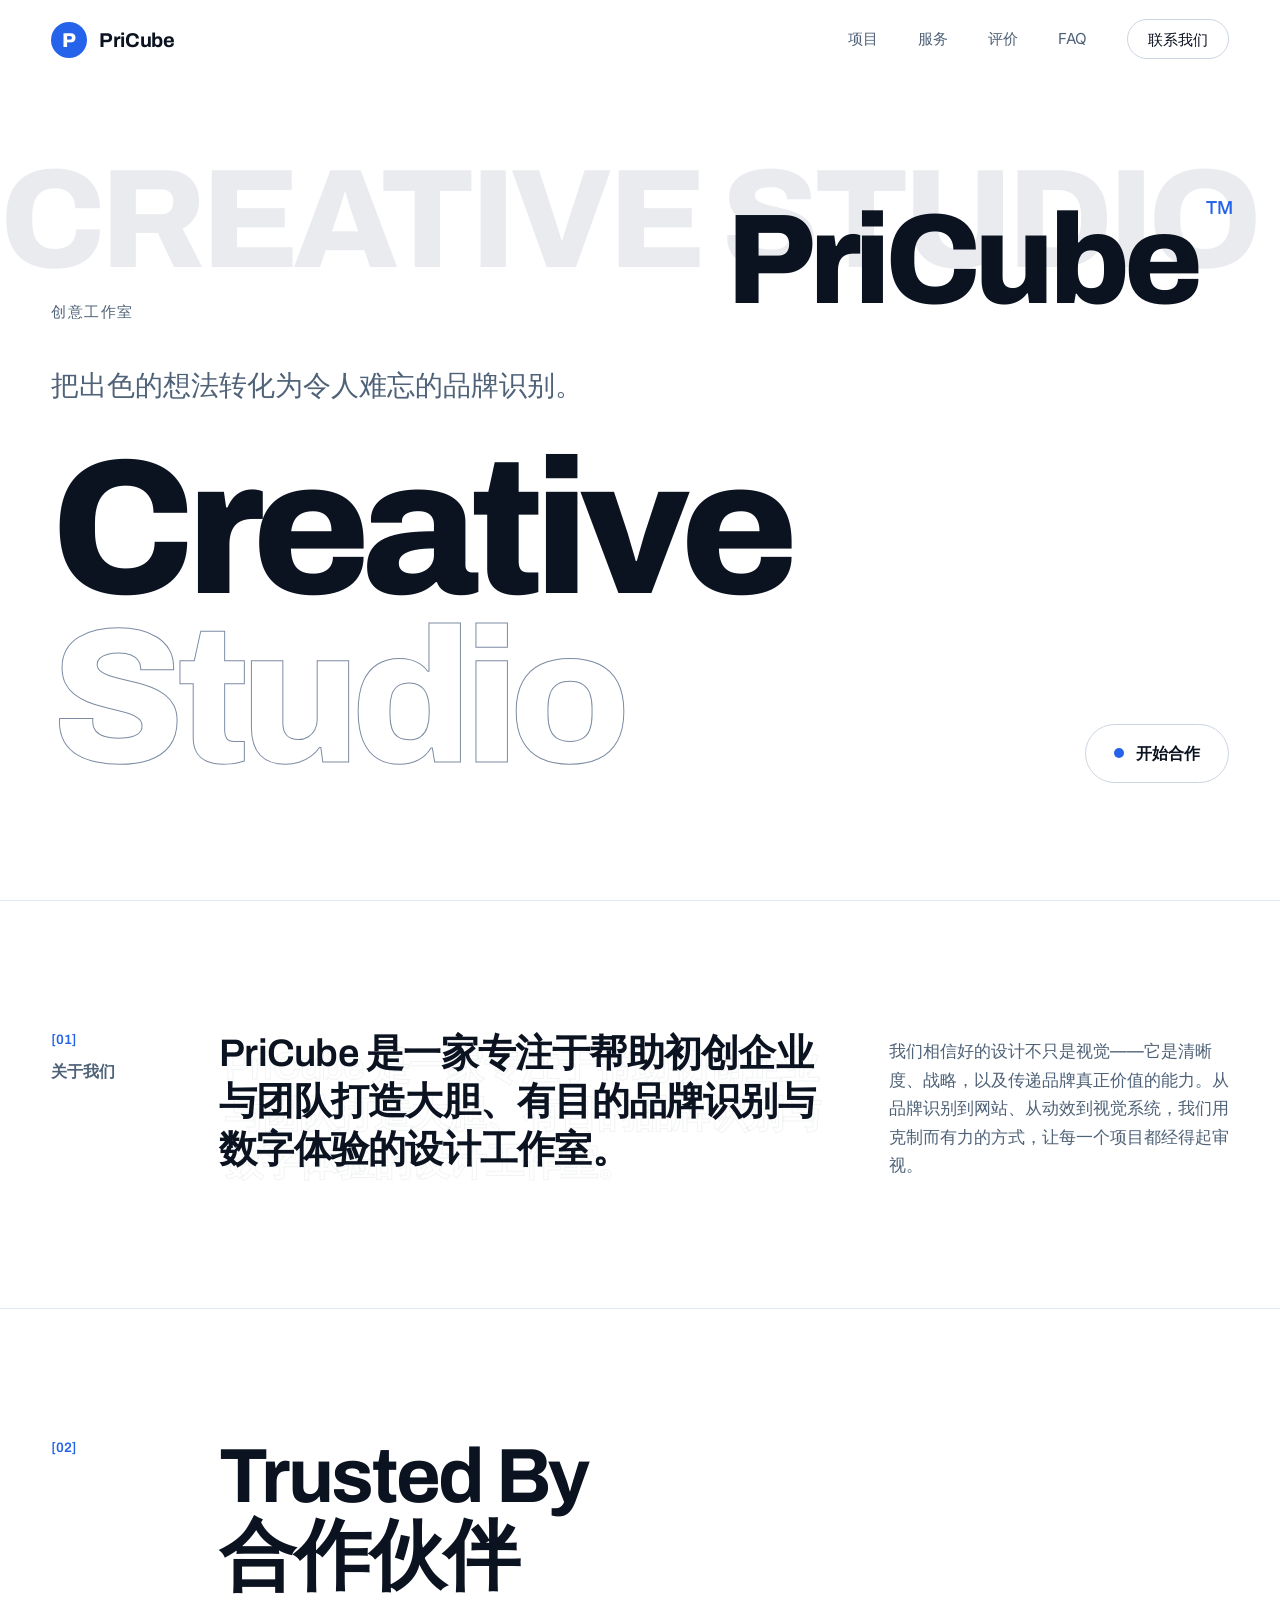
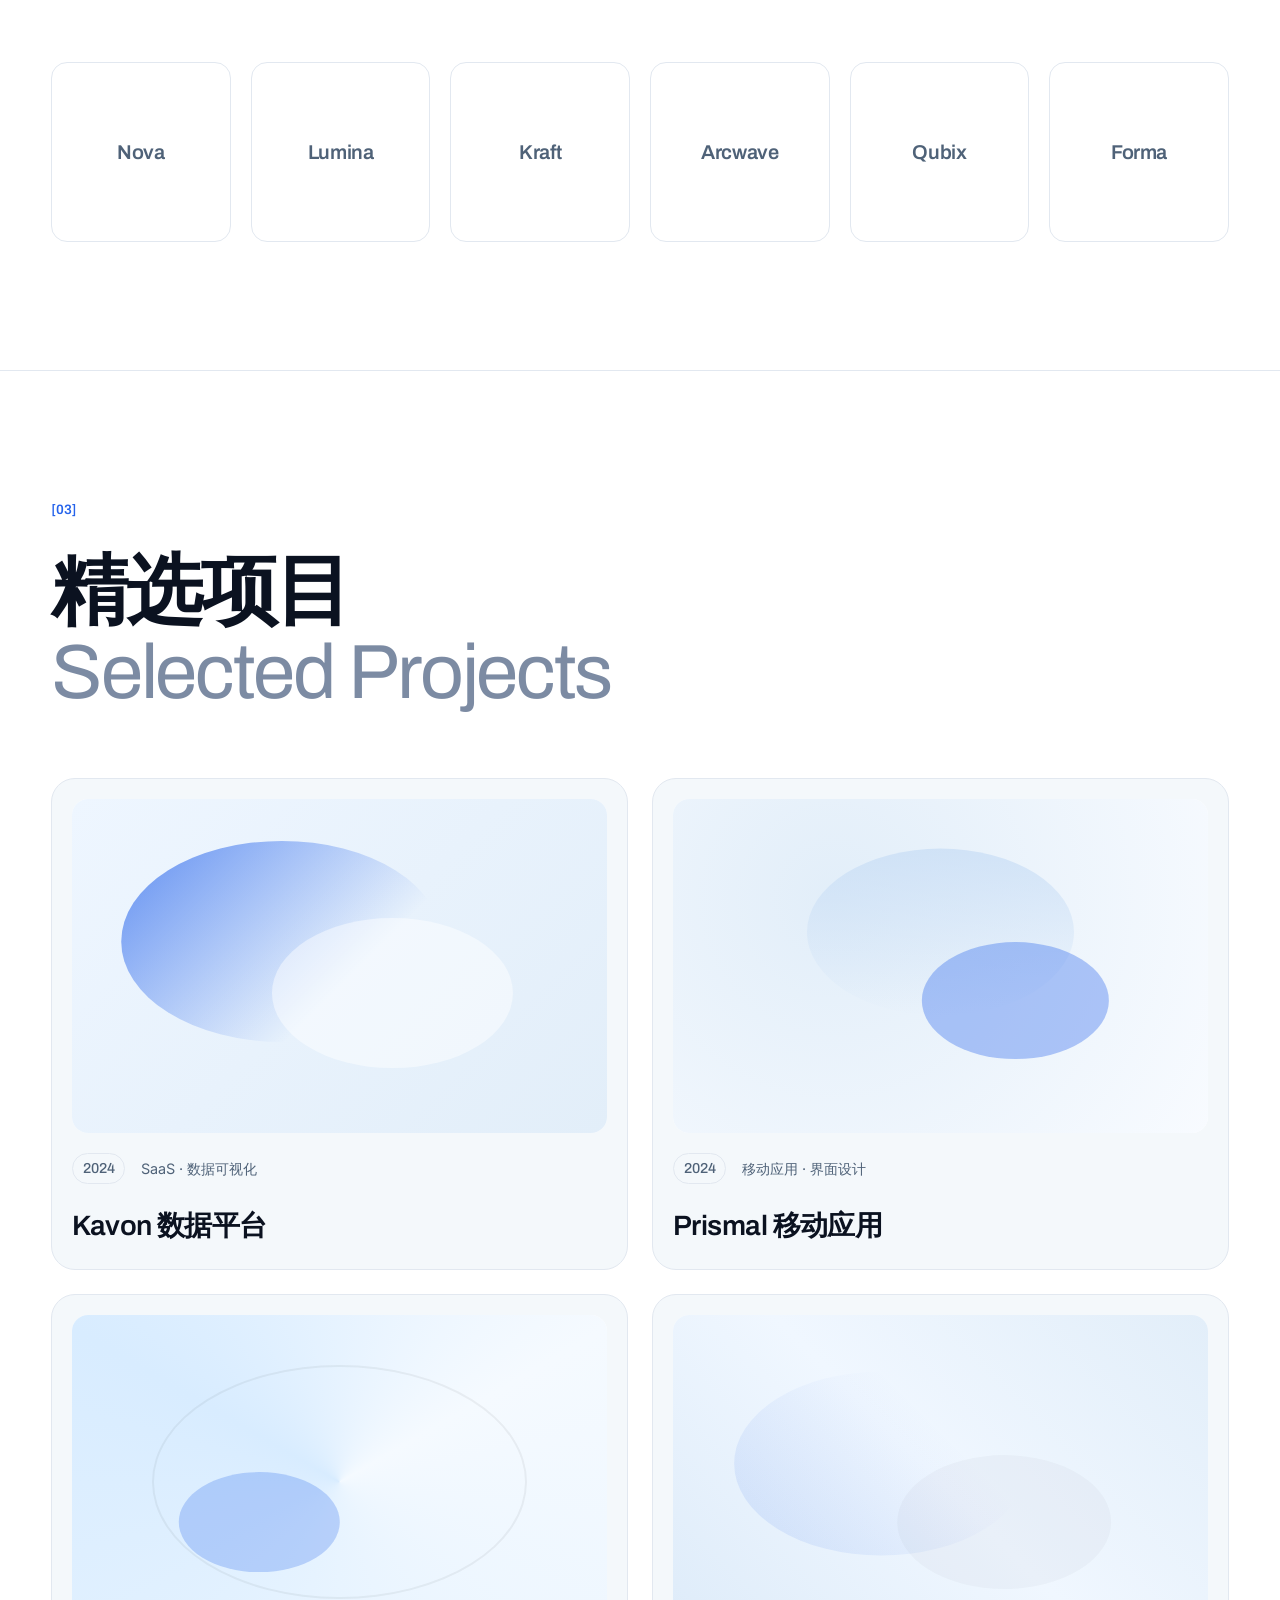
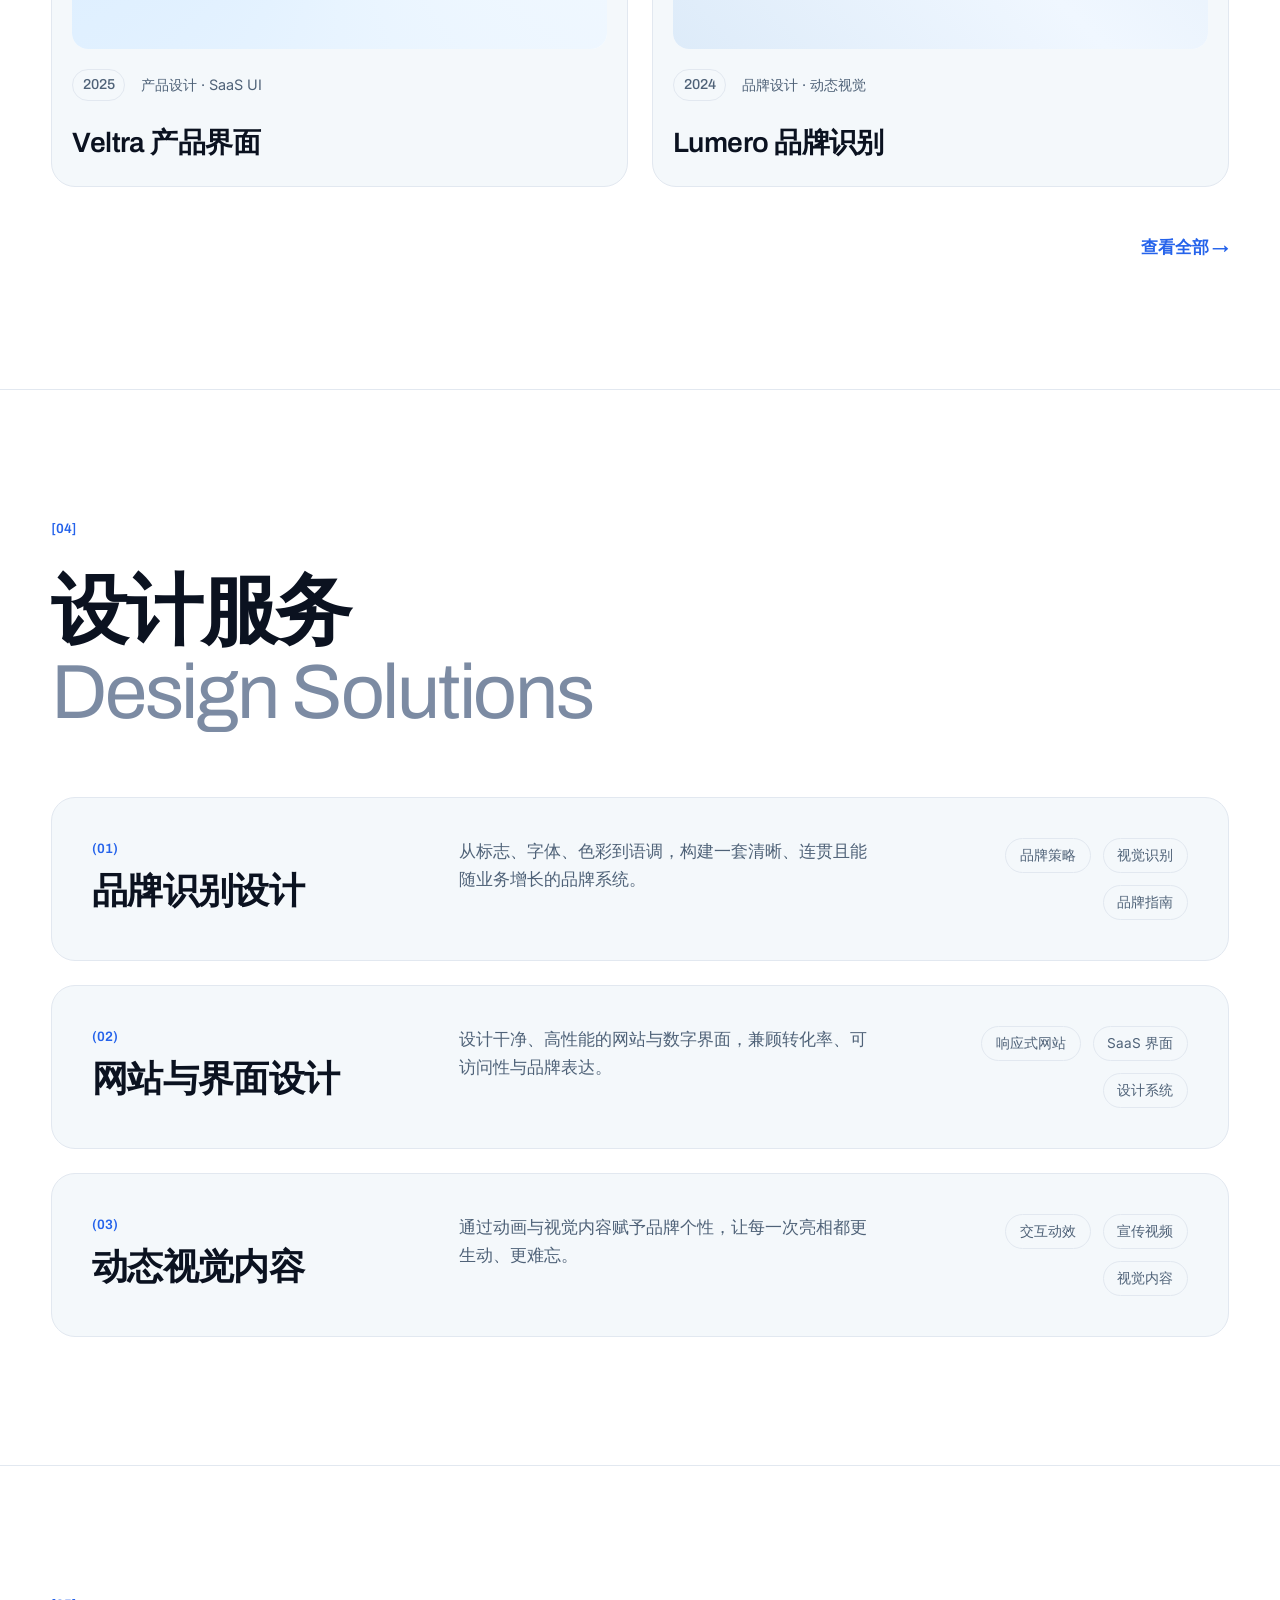
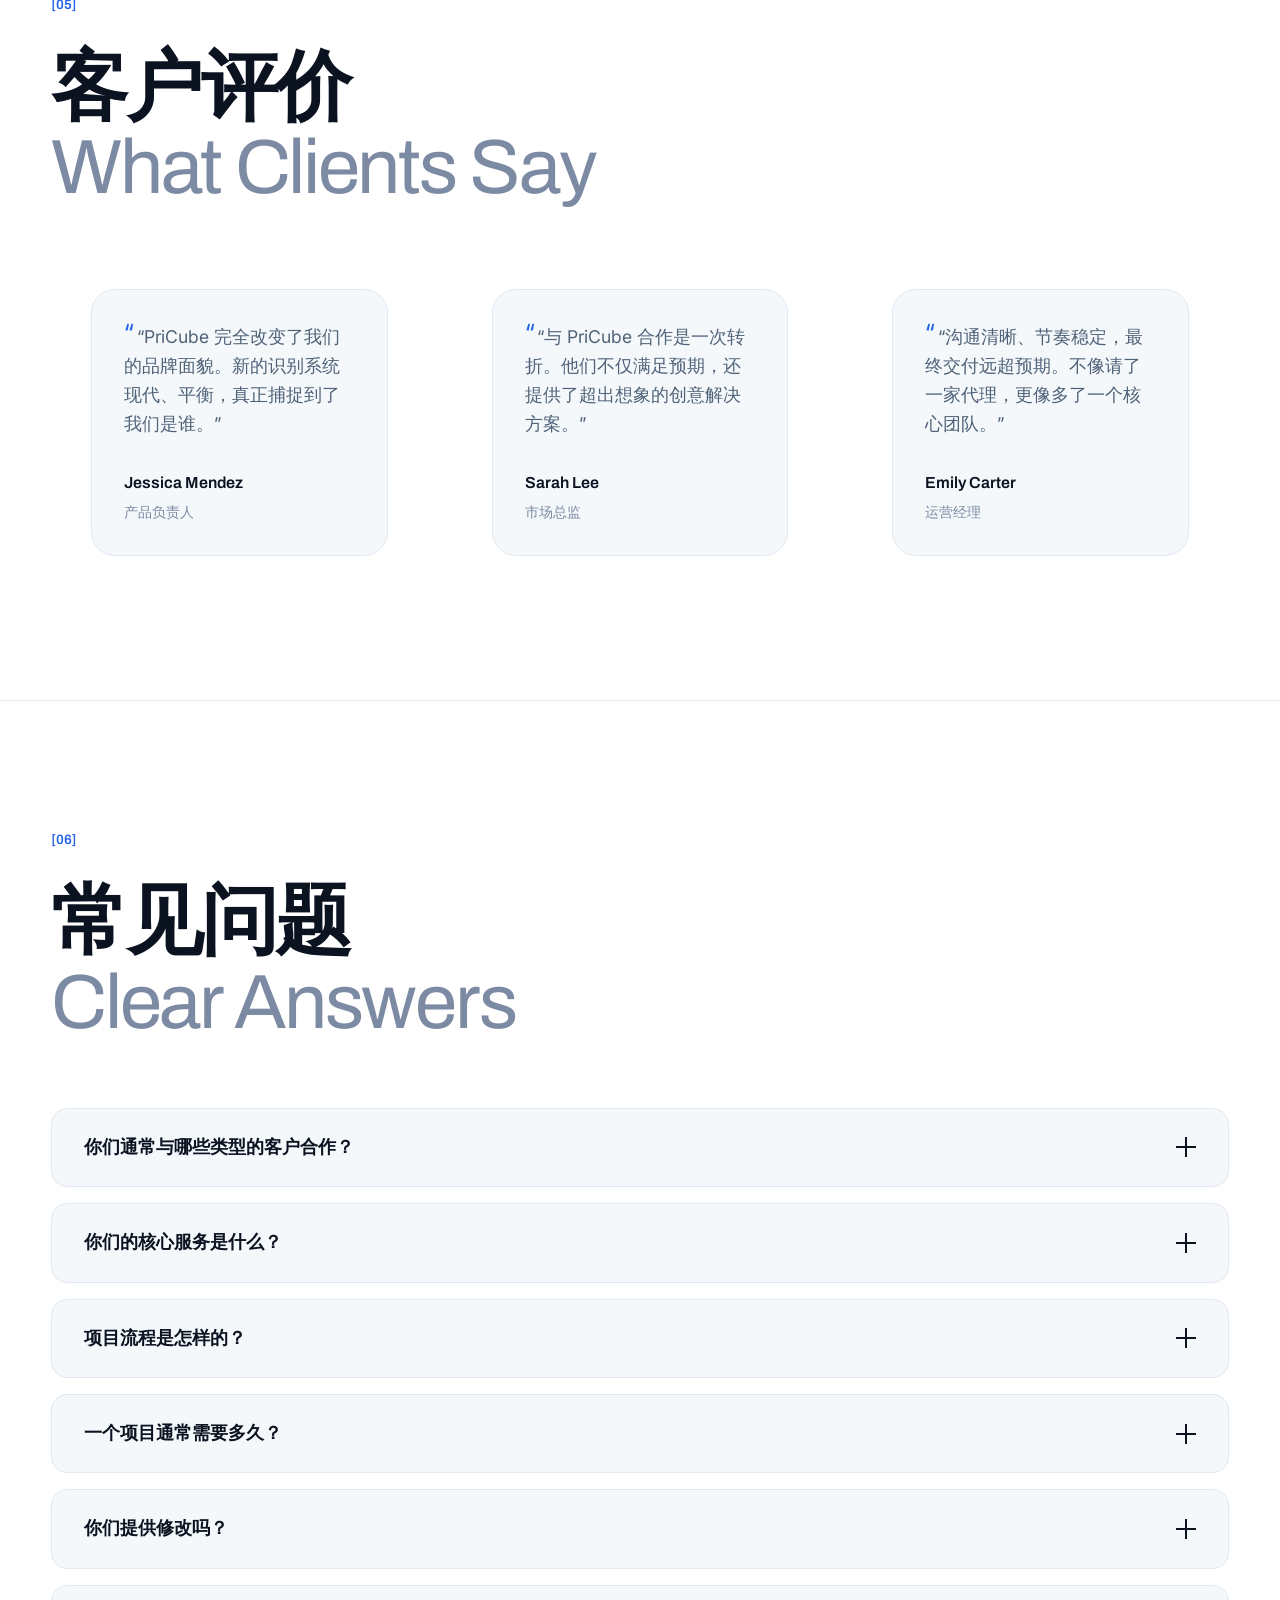
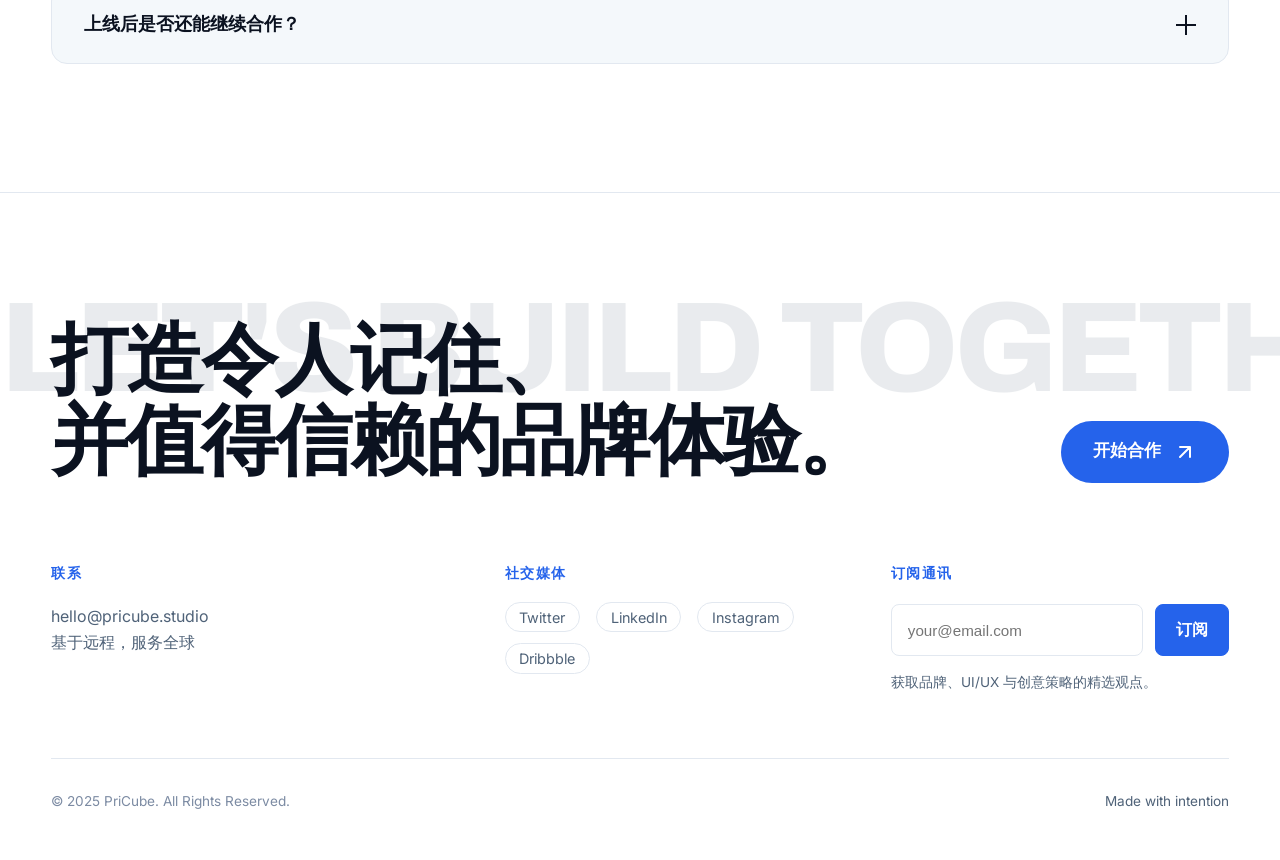
<file: index.html>
<!DOCTYPE html>
<html lang="zh-CN">
<head>
  <meta charset="UTF-8">
  <meta name="viewport" content="width=device-width, initial-scale=1.0">
  <title>PriCube — 创意工作室</title>
  <meta name="description" content="PriCube 帮助初创企业与团队打造大胆、有目的的品牌识别与数字体验。">
  <link rel="preconnect" href="https://fonts.googleapis.com">
  <link rel="preconnect" href="https://fonts.gstatic.com" crossorigin>
  <link href="https://fonts.googleapis.com/css2?family=Archivo:wght@400;500;600;700;800&family=Inter:wght@300;400;500;600&display=swap" rel="stylesheet">
  <link rel="stylesheet" href="style.css">
  <link rel="icon" type="image/svg+xml" href="images/favicon.svg">
</head>
<body>
  <div class="page-progress" aria-hidden="true"></div>

  <nav class="site-nav" id="nav">
    <div class="container nav-inner">
      <a href="#" class="logo">
        <span class="logo-mark">P</span>
        <span class="logo-text">PriCube</span>
      </a>
      <button class="menu-toggle" id="menuToggle" aria-label="打开菜单" aria-expanded="false">
        <span class="bar"></span>
        <span class="bar"></span>
        <span class="bar"></span>
      </button>
      <ul class="nav-links" id="navLinks">
        <li><a href="#projects">项目</a></li>
        <li><a href="#services">服务</a></li>
        <li><a href="#testimonials">评价</a></li>
        <li><a href="#faq">FAQ</a></li>
        <li><a href="#contact" class="nav-cta">联系我们</a></li>
      </ul>
    </div>
  </nav>

  <div class="mobile-menu" id="mobileMenu" aria-hidden="true">
    <ul class="mobile-links">
      <li><a href="#projects" class="mobile-link">项目</a></li>
      <li><a href="#services" class="mobile-link">服务</a></li>
      <li><a href="#testimonials" class="mobile-link">评价</a></li>
      <li><a href="#faq" class="mobile-link">FAQ</a></li>
      <li><a href="#contact" class="mobile-link mobile-link-cta">联系我们</a></li>
    </ul>
  </div>

  <header class="hero" id="hero">
    <div class="hero-marquee" aria-hidden="true">
      <div class="marquee-track">
        <span>Creative Studio</span>
        <span>Brand Identity</span>
        <span>Digital Design</span>
        <span>Creative Studio</span>
        <span>Brand Identity</span>
        <span>Digital Design</span>
      </div>
    </div>
    <div class="container hero-content">
      <div class="hero-top">
        <p class="hero-label reveal">创意工作室</p>
        <h1 class="hero-title reveal">
          <span class="brand">PriCube</span><span class="tm">™</span>
        </h1>
      </div>
      <div class="hero-middle">
        <p class="hero-tag reveal">把出色的想法转化为令人难忘的品牌识别。</p>
      </div>
      <div class="hero-bottom">
        <div class="hero-stack reveal">
          <span class="stack-word">Creative</span>
          <span class="stack-word outline">Studio</span>
        </div>
        <a href="#contact" class="hero-cta reveal">
          <span class="cta-dot"></span>
          <span>开始合作</span>
        </a>
      </div>
    </div>
  </header>

  <main>
    <section class="section about" id="about">
      <div class="container">
        <div class="about-grid">
          <div class="about-label reveal">
            <span class="section-number">[01]</span>
            <span>关于我们</span>
          </div>
          <div class="about-statement reveal">
            <p class="big-text">PriCube 是一家专注于帮助初创企业与团队打造大胆、有目的品牌识别与数字体验的设计工作室。</p>
            <p class="big-text ghost">PriCube 是一家专注于帮助初创企业与团队打造大胆、有目的品牌识别与数字体验的设计工作室。</p>
          </div>
          <div class="about-desc reveal">
            <p>我们相信好的设计不只是视觉——它是清晰度、战略，以及传递品牌真正价值的能力。从品牌识别到网站、从动效到视觉系统，我们用克制而有力的方式，让每一个项目都经得起审视。</p>
          </div>
        </div>
      </div>
    </section>

    <section class="section partners" id="partners">
      <div class="container">
        <div class="partners-header reveal">
          <span class="section-number">[02]</span>
          <div>
            <h2 class="partners-title">Trusted By<br>合作伙伴</h2>
          </div>
        </div>
        <div class="partners-grid">
          <div class="partner-item reveal"><span class="partner-name">Nova</span></div>
          <div class="partner-item reveal"><span class="partner-name">Lumina</span></div>
          <div class="partner-item reveal"><span class="partner-name">Kraft</span></div>
          <div class="partner-item reveal"><span class="partner-name">Arcwave</span></div>
          <div class="partner-item reveal"><span class="partner-name">Qubix</span></div>
          <div class="partner-item reveal"><span class="partner-name">Forma</span></div>
        </div>
      </div>
    </section>

    <section class="section projects" id="projects">
      <div class="container">
        <div class="section-header reveal">
          <span class="section-number">[03]</span>
          <h2 class="section-title">精选项目<br><span class="title-soft">Selected Projects</span></h2>
        </div>
        <div class="projects-grid">
          <article class="project-card reveal" data-card="1">
            <div class="project-thumb">
              <div class="thumb-shapes shapes-1">
                <span class="shape shape-a"></span>
                <span class="shape shape-b"></span>
              </div>
            </div>
            <div class="project-meta">
              <span class="project-year">2024</span>
              <span class="project-cat">SaaS · 数据可视化</span>
            </div>
            <h3 class="project-title">Kavon 数据平台</h3>
          </article>

          <article class="project-card reveal" data-card="2">
            <div class="project-thumb">
              <div class="thumb-shapes shapes-2">
                <span class="shape shape-a"></span>
                <span class="shape shape-b"></span>
              </div>
            </div>
            <div class="project-meta">
              <span class="project-year">2024</span>
              <span class="project-cat">移动应用 · 界面设计</span>
            </div>
            <h3 class="project-title">Prismal 移动应用</h3>
          </article>

          <article class="project-card reveal" data-card="3">
            <div class="project-thumb">
              <div class="thumb-shapes shapes-3">
                <span class="shape shape-a"></span>
                <span class="shape shape-b"></span>
              </div>
            </div>
            <div class="project-meta">
              <span class="project-year">2025</span>
              <span class="project-cat">产品设计 · SaaS UI</span>
            </div>
            <h3 class="project-title">Veltra 产品界面</h3>
          </article>

          <article class="project-card reveal" data-card="4">
            <div class="project-thumb">
              <div class="thumb-shapes shapes-4">
                <span class="shape shape-a"></span>
                <span class="shape shape-b"></span>
              </div>
            </div>
            <div class="project-meta">
              <span class="project-year">2024</span>
              <span class="project-cat">品牌设计 · 动态视觉</span>
            </div>
            <h3 class="project-title">Lumero 品牌识别</h3>
          </article>
        </div>
        <div class="projects-footer reveal">
          <a href="projects.html" class="view-all">查看全部 →</a>
        </div>
      </div>
    </section>

    <section class="section services" id="services">
      <div class="container">
        <div class="section-header reveal">
          <span class="section-number">[04]</span>
          <h2 class="section-title">设计服务<br><span class="title-soft">Design Solutions</span></h2>
        </div>
        <div class="services-list">
          <article class="service-item reveal">
            <div class="service-head">
              <span class="service-number">(01)</span>
              <h3 class="service-title">品牌识别设计</h3>
            </div>
            <p class="service-desc">从标志、字体、色彩到语调，构建一套清晰、连贯且能随业务增长的品牌系统。</p>
            <ul class="service-tags">
              <li>品牌策略</li>
              <li>视觉识别</li>
              <li>品牌指南</li>
            </ul>
          </article>

          <article class="service-item reveal">
            <div class="service-head">
              <span class="service-number">(02)</span>
              <h3 class="service-title">网站与界面设计</h3>
            </div>
            <p class="service-desc">设计干净、高性能的网站与数字界面，兼顾转化率、可访问性与品牌表达。</p>
            <ul class="service-tags">
              <li>响应式网站</li>
              <li>SaaS 界面</li>
              <li>设计系统</li>
            </ul>
          </article>

          <article class="service-item reveal">
            <div class="service-head">
              <span class="service-number">(03)</span>
              <h3 class="service-title">动态视觉内容</h3>
            </div>
            <p class="service-desc">通过动画与视觉内容赋予品牌个性，让每一次亮相都更生动、更难忘。</p>
            <ul class="service-tags">
              <li>交互动效</li>
              <li>宣传视频</li>
              <li>视觉内容</li>
            </ul>
          </article>
        </div>
      </div>
    </section>

    <section class="section testimonials" id="testimonials">
      <div class="container">
        <div class="section-header reveal">
          <span class="section-number">[05]</span>
          <h2 class="section-title">客户评价<br><span class="title-soft">What Clients Say</span></h2>
        </div>
        <div class="testimonials-grid">
          <blockquote class="testimonial reveal">
            <p class="testimonial-text">“PriCube 完全改变了我们的品牌面貌。新的识别系统现代、平衡，真正捕捉到了我们是谁。”</p>
            <footer class="testimonial-author">
              <strong>Jessica Mendez</strong>
              <span>产品负责人</span>
            </footer>
          </blockquote>

          <blockquote class="testimonial reveal">
            <p class="testimonial-text">“与 PriCube 合作是一次转折。他们不仅满足预期，还提供了超出想象的创意解决方案。”</p>
            <footer class="testimonial-author">
              <strong>Sarah Lee</strong>
              <span>市场总监</span>
            </footer>
          </blockquote>

          <blockquote class="testimonial reveal">
            <p class="testimonial-text">“沟通清晰、节奏稳定，最终交付远超预期。不像请了一家代理，更像多了一个核心团队。”</p>
            <footer class="testimonial-author">
              <strong>Emily Carter</strong>
              <span>运营经理</span>
            </footer>
          </blockquote>
        </div>
      </div>
    </section>

    <section class="section faq" id="faq">
      <div class="container">
        <div class="section-header reveal">
          <span class="section-number">[06]</span>
          <h2 class="section-title">常见问题<br><span class="title-soft">Clear Answers</span></h2>
        </div>
        <div class="faq-list" id="faqList">
          <div class="faq-item reveal">
            <button class="faq-question" aria-expanded="false">
              <span>你们通常与哪些类型的客户合作？</span>
              <span class="faq-icon" aria-hidden="true"></span>
            </button>
            <div class="faq-answer">
              <p>我们主要服务处于成长期的初创企业、科技团队，以及希望刷新品牌识别的小型创意机构。无论是从零开始还是品牌升级，我们都乐于接受。</p>
            </div>
          </div>

          <div class="faq-item reveal">
            <button class="faq-question" aria-expanded="false">
              <span>你们的核心服务是什么？</span>
              <span class="faq-icon" aria-hidden="true"></span>
            </button>
            <div class="faq-answer">
              <p>核心服务包括品牌识别设计、网站与数字界面设计、动效与视觉内容。我们倾向于将这些服务整合成完整的品牌体验。</p>
            </div>
          </div>

          <div class="faq-item reveal">
            <button class="faq-question" aria-expanded="false">
              <span>项目流程是怎样的？</span>
              <span class="faq-icon" aria-hidden="true"></span>
            </button>
            <div class="faq-answer">
              <p>典型流程分为四个阶段：调研与定位、概念与方向、设计与精化、交付与落地。每个阶段都会与你确认，确保方向一致。</p>
            </div>
          </div>

          <div class="faq-item reveal">
            <button class="faq-question" aria-expanded="false">
              <span>一个项目通常需要多久？</span>
              <span class="faq-icon" aria-hidden="true"></span>
            </button>
            <div class="faq-answer">
              <p>品牌识别项目通常需要 4–6 周，网站设计项目 6–8 周。具体周期取决于项目范围与反馈节奏。</p>
            </div>
          </div>

          <div class="faq-item reveal">
            <button class="faq-question" aria-expanded="false">
              <span>你们提供修改吗？</span>
              <span class="faq-icon" aria-hidden="true"></span>
            </button>
            <div class="faq-answer">
              <p>每个主要阶段都包含约定的修改轮次。我们相信透明沟通，会在合同中明确范围，避免后期的意外增项。</p>
            </div>
          </div>

          <div class="faq-item reveal">
            <button class="faq-question" aria-expanded="false">
              <span>上线后是否还能继续合作？</span>
              <span class="faq-icon" aria-hidden="true"></span>
            </button>
            <div class="faq-answer">
              <p>当然可以。很多客户会选择月度维护或季度内容更新，我们可以根据你的需求定制持续合作方案。</p>
            </div>
          </div>
        </div>
      </div>
    </section>
  </main>

  <footer class="site-footer" id="contact">
    <div class="footer-marquee" aria-hidden="true">
      <div class="marquee-track reverse">
        <span>Let's Build Together</span>
        <span>PriCube Studio</span>
        <span>Brand Identity</span>
        <span>Let's Build Together</span>
        <span>PriCube Studio</span>
        <span>Brand Identity</span>
      </div>
    </div>
    <div class="container footer-content">
      <div class="footer-top">
        <h2 class="footer-title reveal">
          打造令人记住、<br>并值得信赖的品牌体验。
        </h2>
        <a href="mailto:hello@pricube.studio" class="footer-cta reveal">
          <span>开始合作</span>
          <svg width="24" height="24" viewBox="0 0 24 24" fill="none" xmlns="http://www.w3.org/2000/svg" aria-hidden="true">
            <path d="M7 17L17 7M17 7H7M17 7V17" stroke="currentColor" stroke-width="2" stroke-linecap="round" stroke-linejoin="round"/>
          </svg>
        </a>
      </div>
      <div class="footer-grid">
        <div class="footer-block reveal">
          <h3 class="footer-label">联系</h3>
          <p><a href="mailto:hello@pricube.studio">hello@pricube.studio</a></p>
          <p>基于远程，服务全球</p>
        </div>
        <div class="footer-block reveal">
          <h3 class="footer-label">社交媒体</h3>
          <ul class="footer-social">
            <li><a href="#" aria-label="Twitter">Twitter</a></li>
            <li><a href="#" aria-label="LinkedIn">LinkedIn</a></li>
            <li><a href="#" aria-label="Instagram">Instagram</a></li>
            <li><a href="#" aria-label="Dribbble">Dribbble</a></li>
          </ul>
        </div>
        <div class="footer-block reveal">
          <h3 class="footer-label">订阅通讯</h3>
          <form class="footer-form" onsubmit="event.preventDefault(); alert('感谢订阅！这只是一个演示表单。');">
            <input type="email" placeholder="your@email.com" required aria-label="邮箱">
            <button type="submit">订阅</button>
          </form>
          <p class="footer-note">获取品牌、UI/UX 与创意策略的精选观点。</p>
        </div>
      </div>
      <div class="footer-bottom">
        <p>© 2025 PriCube. All Rights Reserved.</p>
        <p class="footer-credit">Made with intention</p>
      </div>
    </div>
  </footer>

  <script src="script.js"></script>
</body>
</html>
</file>
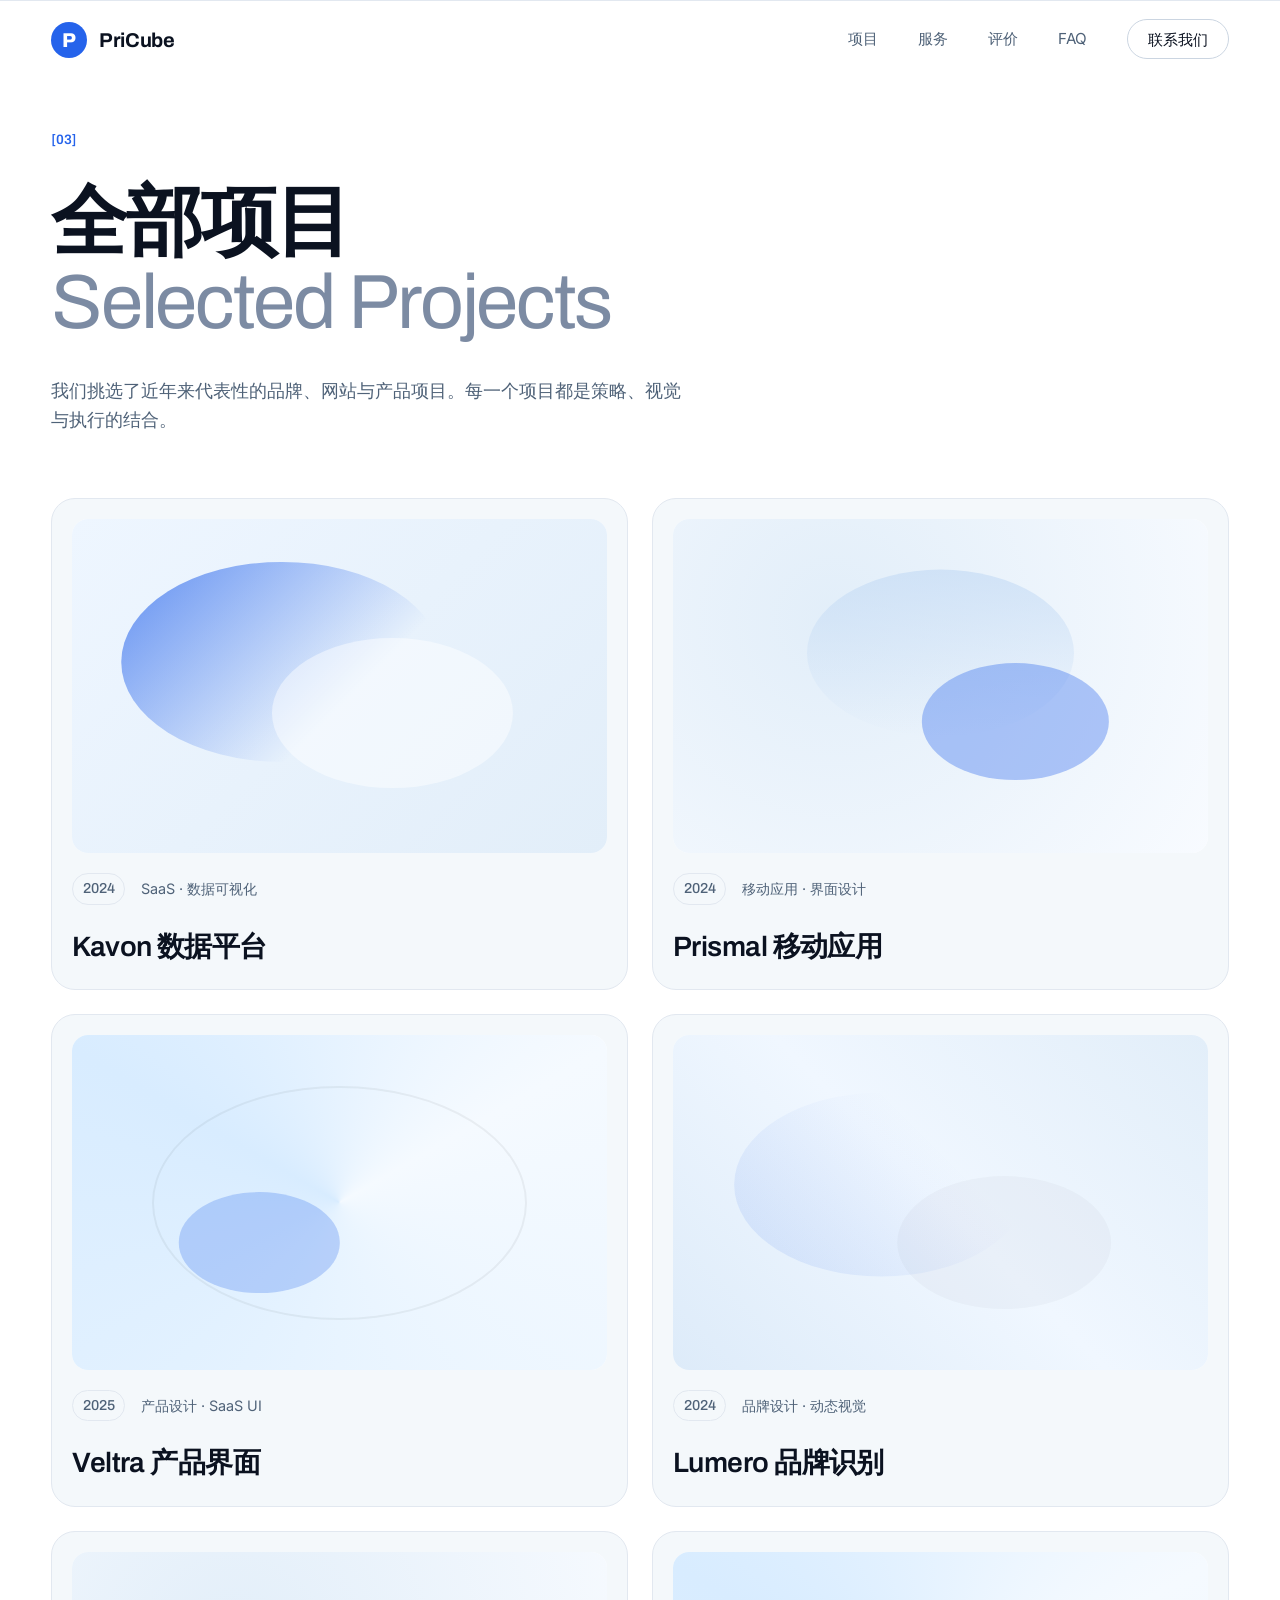
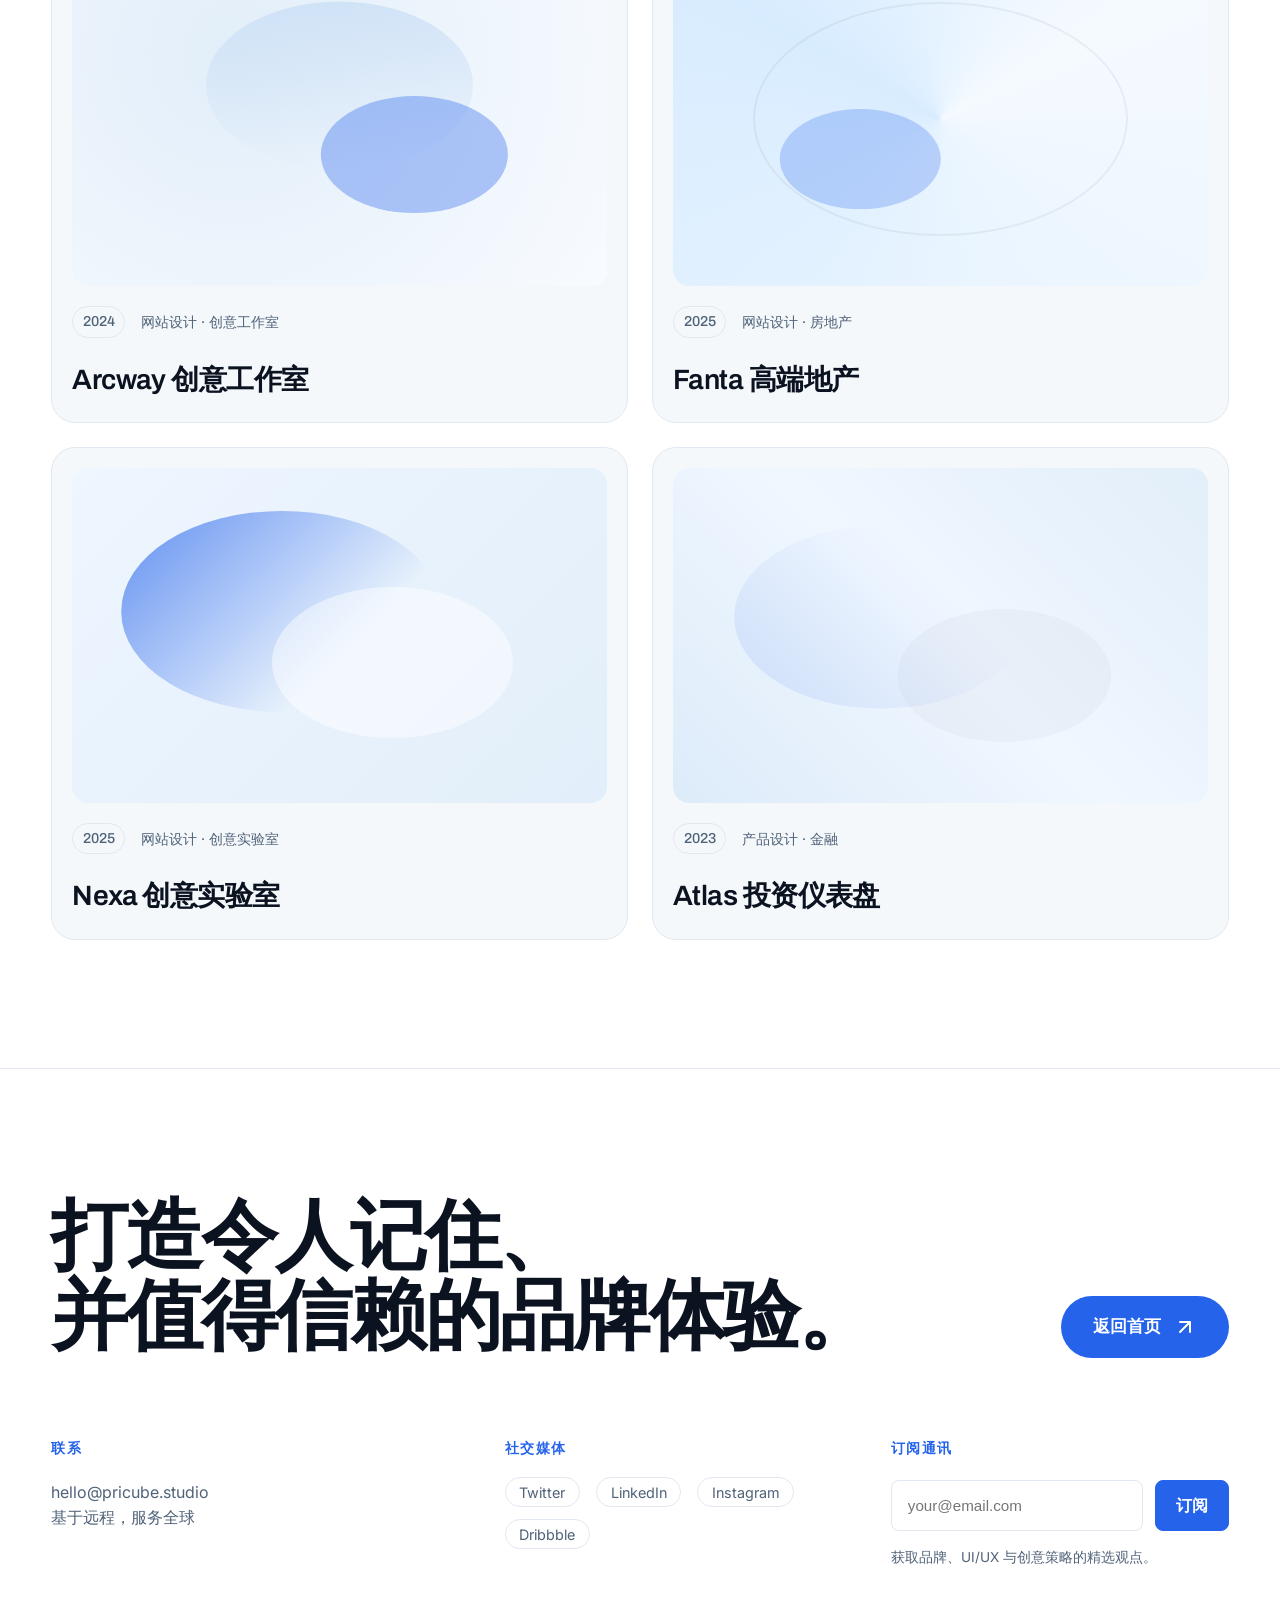
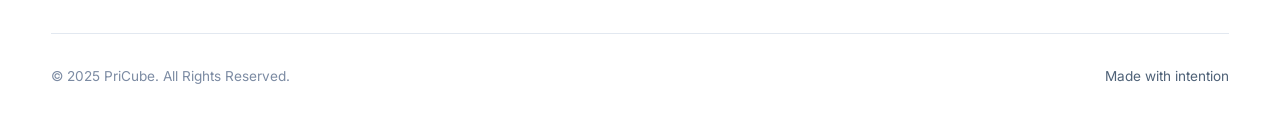
<file: projects.html>
<!DOCTYPE html>
<html lang="zh-CN">
<head>
  <meta charset="UTF-8">
  <meta name="viewport" content="width=device-width, initial-scale=1.0">
  <title>全部项目 — PriCube</title>
  <meta name="description" content="PriCube 精选项目作品集，涵盖品牌识别、网站设计、产品界面与动态视觉。">
  <link rel="preconnect" href="https://fonts.googleapis.com">
  <link rel="preconnect" href="https://fonts.gstatic.com" crossorigin>
  <link href="https://fonts.googleapis.com/css2?family=Archivo:wght@400;500;600;700;800&family=Inter:wght@300;400;500;600&display=swap" rel="stylesheet">
  <link rel="stylesheet" href="style.css">
  <link rel="icon" type="image/svg+xml" href="images/favicon.svg">
</head>
<body>
  <div class="page-progress" aria-hidden="true"></div>

  <nav class="site-nav" id="nav">
    <div class="container nav-inner">
      <a href="index.html" class="logo">
        <span class="logo-mark">P</span>
        <span class="logo-text">PriCube</span>
      </a>
      <button class="menu-toggle" id="menuToggle" aria-label="打开菜单" aria-expanded="false">
        <span class="bar"></span>
        <span class="bar"></span>
        <span class="bar"></span>
      </button>
      <ul class="nav-links" id="navLinks">
        <li><a href="projects.html">项目</a></li>
        <li><a href="index.html#services">服务</a></li>
        <li><a href="index.html#testimonials">评价</a></li>
        <li><a href="index.html#faq">FAQ</a></li>
        <li><a href="index.html#contact" class="nav-cta">联系我们</a></li>
      </ul>
    </div>
  </nav>

  <div class="mobile-menu" id="mobileMenu" aria-hidden="true">
    <ul class="mobile-links">
      <li><a href="projects.html" class="mobile-link">项目</a></li>
      <li><a href="index.html#services" class="mobile-link">服务</a></li>
      <li><a href="index.html#testimonials" class="mobile-link">评价</a></li>
      <li><a href="index.html#faq" class="mobile-link">FAQ</a></li>
      <li><a href="index.html#contact" class="mobile-link mobile-link-cta">联系我们</a></li>
    </ul>
  </div>

  <main>
    <section class="section projects" id="projects">
      <div class="container">
        <div class="section-header reveal">
          <span class="section-number">[03]</span>
          <h2 class="section-title">全部项目<br><span class="title-soft">Selected Projects</span></h2>
          <p class="projects-intro">我们挑选了近年来代表性的品牌、网站与产品项目。每一个项目都是策略、视觉与执行的结合。</p>
        </div>
        <div class="projects-grid">
          <article class="project-card reveal" data-card="1">
            <div class="project-thumb">
              <div class="thumb-shapes shapes-1">
                <span class="shape shape-a"></span>
                <span class="shape shape-b"></span>
              </div>
            </div>
            <div class="project-meta">
              <span class="project-year">2024</span>
              <span class="project-cat">SaaS · 数据可视化</span>
            </div>
            <h3 class="project-title">Kavon 数据平台</h3>
          </article>

          <article class="project-card reveal" data-card="2">
            <div class="project-thumb">
              <div class="thumb-shapes shapes-2">
                <span class="shape shape-a"></span>
                <span class="shape shape-b"></span>
              </div>
            </div>
            <div class="project-meta">
              <span class="project-year">2024</span>
              <span class="project-cat">移动应用 · 界面设计</span>
            </div>
            <h3 class="project-title">Prismal 移动应用</h3>
          </article>

          <article class="project-card reveal" data-card="3">
            <div class="project-thumb">
              <div class="thumb-shapes shapes-3">
                <span class="shape shape-a"></span>
                <span class="shape shape-b"></span>
              </div>
            </div>
            <div class="project-meta">
              <span class="project-year">2025</span>
              <span class="project-cat">产品设计 · SaaS UI</span>
            </div>
            <h3 class="project-title">Veltra 产品界面</h3>
          </article>

          <article class="project-card reveal" data-card="4">
            <div class="project-thumb">
              <div class="thumb-shapes shapes-4">
                <span class="shape shape-a"></span>
                <span class="shape shape-b"></span>
              </div>
            </div>
            <div class="project-meta">
              <span class="project-year">2024</span>
              <span class="project-cat">品牌设计 · 动态视觉</span>
            </div>
            <h3 class="project-title">Lumero 品牌识别</h3>
          </article>

          <article class="project-card reveal" data-card="5">
            <div class="project-thumb">
              <div class="thumb-shapes shapes-2">
                <span class="shape shape-a"></span>
                <span class="shape shape-b"></span>
              </div>
            </div>
            <div class="project-meta">
              <span class="project-year">2024</span>
              <span class="project-cat">网站设计 · 创意工作室</span>
            </div>
            <h3 class="project-title">Arcway 创意工作室</h3>
          </article>

          <article class="project-card reveal" data-card="6">
            <div class="project-thumb">
              <div class="thumb-shapes shapes-3">
                <span class="shape shape-a"></span>
                <span class="shape shape-b"></span>
              </div>
            </div>
            <div class="project-meta">
              <span class="project-year">2025</span>
              <span class="project-cat">网站设计 · 房地产</span>
            </div>
            <h3 class="project-title">Fanta 高端地产</h3>
          </article>

          <article class="project-card reveal" data-card="7">
            <div class="project-thumb">
              <div class="thumb-shapes shapes-1">
                <span class="shape shape-a"></span>
                <span class="shape shape-b"></span>
              </div>
            </div>
            <div class="project-meta">
              <span class="project-year">2025</span>
              <span class="project-cat">网站设计 · 创意实验室</span>
            </div>
            <h3 class="project-title">Nexa 创意实验室</h3>
          </article>

          <article class="project-card reveal" data-card="8">
            <div class="project-thumb">
              <div class="thumb-shapes shapes-4">
                <span class="shape shape-a"></span>
                <span class="shape shape-b"></span>
              </div>
            </div>
            <div class="project-meta">
              <span class="project-year">2023</span>
              <span class="project-cat">产品设计 · 金融</span>
            </div>
            <h3 class="project-title">Atlas 投资仪表盘</h3>
          </article>
        </div>
      </div>
    </section>
  </main>

  <footer class="site-footer" id="contact">
    <div class="container footer-content">
      <div class="footer-top">
        <h2 class="footer-title reveal">
          打造令人记住、<br>并值得信赖的品牌体验。
        </h2>
        <a href="index.html" class="footer-cta reveal">
          <span>返回首页</span>
          <svg width="24" height="24" viewBox="0 0 24 24" fill="none" xmlns="http://www.w3.org/2000/svg" aria-hidden="true">
            <path d="M7 17L17 7M17 7H7M17 7V17" stroke="currentColor" stroke-width="2" stroke-linecap="round" stroke-linejoin="round"/>
          </svg>
        </a>
      </div>
      <div class="footer-grid">
        <div class="footer-block reveal">
          <h3 class="footer-label">联系</h3>
          <p><a href="mailto:hello@pricube.studio">hello@pricube.studio</a></p>
          <p>基于远程，服务全球</p>
        </div>
        <div class="footer-block reveal">
          <h3 class="footer-label">社交媒体</h3>
          <ul class="footer-social">
            <li><a href="#" aria-label="Twitter">Twitter</a></li>
            <li><a href="#" aria-label="LinkedIn">LinkedIn</a></li>
            <li><a href="#" aria-label="Instagram">Instagram</a></li>
            <li><a href="#" aria-label="Dribbble">Dribbble</a></li>
          </ul>
        </div>
        <div class="footer-block reveal">
          <h3 class="footer-label">订阅通讯</h3>
          <form class="footer-form" onsubmit="event.preventDefault(); alert('感谢订阅！这只是一个演示表单。');">
            <input type="email" placeholder="your@email.com" required aria-label="邮箱">
            <button type="submit">订阅</button>
          </form>
          <p class="footer-note">获取品牌、UI/UX 与创意策略的精选观点。</p>
        </div>
      </div>
      <div class="footer-bottom">
        <p>© 2025 PriCube. All Rights Reserved.</p>
        <p class="footer-credit">Made with intention</p>
      </div>
    </div>
  </footer>

  <script src="script.js"></script>
</body>
</html>
</file>
<file: style.css>
/* =========================================================
   PriCube — Single-page portfolio stylesheet
   Inspired by CREOVO (Framer) — Light / White & Blue theme
   ========================================================= */

/* Design tokens
   ------------------------------------------------------ */
:root {
  --bg: #ffffff;
  --bg-elevated: #f4f8fb;
  --text: #0b1220;
  --text-muted: #4f6278;
  --text-soft: #7c8ba3;
  --accent: #2563eb;
  --accent-dark: #1d4ed8;
  --border: #e2e8f0;
  --border-light: #cbd5e1;
  --white: #ffffff;
  --black: #0b1220;

  --font-heading: 'Archivo', 'Inter', 'PingFang SC', 'Hiragino Sans GB', 'Microsoft YaHei', sans-serif;
  --font-body: 'Inter', 'PingFang SC', 'Hiragino Sans GB', 'Microsoft YaHei', sans-serif;

  --radius-sm: 0.5rem;
  --radius-md: 1rem;
  --radius-lg: 1.5rem;
  --radius-xl: 2rem;

  --container: min(92vw, 1320px);
  --nav-height: 80px;
  --section-pad: clamp(5rem, 10vw, 10rem);
}

/* Reset
   ------------------------------------------------------ */
*, *::before, *::after {
  box-sizing: border-box;
}

html {
  scroll-behavior: smooth;
}

body {
  margin: 0;
  font-family: var(--font-body);
  color: var(--text);
  background: var(--bg);
  line-height: 1.6;
  -webkit-font-smoothing: antialiased;
  -moz-osx-font-smoothing: grayscale;
  overflow-x: hidden;
}

img, svg, video {
  display: block;
  max-width: 100%;
}

a {
  color: inherit;
  text-decoration: none;
}

button {
  font: inherit;
  cursor: pointer;
  border: none;
  background: none;
  color: inherit;
}

h1, h2, h3, h4, p {
  margin: 0;
}

ul, ol {
  list-style: none;
  padding: 0;
  margin: 0;
}

.container {
  width: var(--container);
  margin-inline: auto;
}

/* Scroll progress bar
   ------------------------------------------------------ */
.page-progress {
  position: fixed;
  top: 0;
  left: 0;
  height: 2px;
  background: var(--accent);
  width: 0%;
  z-index: 2000;
  transition: width 0.1s linear;
}

/* Navigation
   ------------------------------------------------------ */
.site-nav {
  position: fixed;
  inset: 0 0 auto 0;
  z-index: 1000;
  height: var(--nav-height);
  display: flex;
  align-items: center;
  transition: background 0.3s ease, border-color 0.3s ease, backdrop-filter 0.3s ease;
  border-bottom: 1px solid transparent;
}

.site-nav.scrolled {
  background: rgba(255, 255, 255, 0.85);
  backdrop-filter: blur(12px);
  -webkit-backdrop-filter: blur(12px);
  border-bottom-color: var(--border);
}

.nav-inner {
  display: flex;
  align-items: center;
  justify-content: space-between;
}

.logo {
  display: inline-flex;
  align-items: center;
  gap: 0.75rem;
  font-family: var(--font-heading);
  font-weight: 700;
  font-size: 1.25rem;
  letter-spacing: -0.02em;
}

.logo-mark {
  width: 36px;
  height: 36px;
  display: grid;
  place-items: center;
  border-radius: 50%;
  background: var(--accent);
  color: var(--white);
  font-weight: 800;
}

.nav-links {
  display: flex;
  align-items: center;
  gap: 2.5rem;
  font-size: 0.95rem;
}

.nav-links a {
  position: relative;
  color: var(--text-muted);
  transition: color 0.25s ease;
}

.nav-links a::after {
  content: '';
  position: absolute;
  left: 0;
  bottom: -4px;
  width: 0;
  height: 1px;
  background: var(--accent);
  transition: width 0.25s ease;
}

.nav-links a:hover {
  color: var(--text);
}

.nav-links a:hover::after {
  width: 100%;
}

.nav-cta {
  padding: 0.6rem 1.25rem;
  border: 1px solid var(--border-light);
  border-radius: 999px;
  color: var(--text) !important;
  transition: background 0.25s ease, border-color 0.25s ease, color 0.25s ease !important;
}

.nav-cta::after {
  display: none !important;
}

.nav-cta:hover {
  background: var(--accent);
  border-color: var(--accent);
  color: var(--white) !important;
}

/* Mobile menu toggle
   ------------------------------------------------------ */
.menu-toggle {
  display: none;
  width: 44px;
  height: 44px;
  flex-direction: column;
  justify-content: center;
  align-items: center;
  gap: 6px;
  z-index: 1100;
}

.bar {
  display: block;
  width: 26px;
  height: 2px;
  background: var(--text);
  border-radius: 2px;
  transition: transform 0.3s ease, opacity 0.3s ease;
}

.menu-toggle.open .bar:nth-child(1) {
  transform: translateY(8px) rotate(45deg);
}

.menu-toggle.open .bar:nth-child(2) {
  opacity: 0;
}

.menu-toggle.open .bar:nth-child(3) {
  transform: translateY(-8px) rotate(-45deg);
}

.mobile-menu {
  position: fixed;
  inset: 0;
  background: var(--bg);
  z-index: 900;
  display: flex;
  align-items: center;
  justify-content: center;
  opacity: 0;
  pointer-events: none;
  transition: opacity 0.4s ease;
}

.mobile-menu.open {
  opacity: 1;
  pointer-events: auto;
}

.mobile-links {
  display: flex;
  flex-direction: column;
  align-items: center;
  gap: 1.75rem;
  font-family: var(--font-heading);
  font-size: clamp(2rem, 7vw, 4rem);
  font-weight: 700;
}

.mobile-link-cta {
  padding: 0.75rem 1.75rem;
  border: 1px solid var(--border-light);
  border-radius: 999px;
  font-size: clamp(1.25rem, 4vw, 2rem);
}

/* Hero
   ------------------------------------------------------ */
.hero {
  position: relative;
  min-height: 100vh;
  display: flex;
  flex-direction: column;
  justify-content: center;
  padding-top: var(--nav-height);
  overflow: hidden;
}

.hero-marquee {
  position: absolute;
  top: 12vh;
  left: 0;
  right: 0;
  overflow: hidden;
  opacity: 0.12;
  color: var(--text-muted);
  pointer-events: none;
  font-family: var(--font-heading);
  font-size: clamp(3.5rem, 11vw, 10rem);
  font-weight: 800;
  white-space: nowrap;
  text-transform: uppercase;
  letter-spacing: -0.04em;
}

.marquee-track {
  display: flex;
  gap: 4vw;
  animation: marquee 28s linear infinite;
}

.marquee-track.reverse {
  animation-direction: reverse;
}

.marquee-track span {
  flex-shrink: 0;
}

@keyframes marquee {
  from { transform: translateX(0); }
  to { transform: translateX(-50%); }
}

.hero-content {
  position: relative;
  z-index: 2;
  display: flex;
  flex-direction: column;
  gap: 2.5rem;
  padding: 4rem 0;
}

.hero-top {
  display: flex;
  align-items: flex-end;
  justify-content: space-between;
  flex-wrap: wrap;
  gap: 1rem;
}

.hero-label {
  font-family: var(--font-heading);
  font-size: 0.95rem;
  letter-spacing: 0.1em;
  text-transform: uppercase;
  color: var(--text-muted);
}

.hero-title {
  font-family: var(--font-heading);
  font-size: clamp(3rem, 10vw, 8rem);
  font-weight: 800;
  letter-spacing: -0.05em;
  line-height: 1;
  display: flex;
  align-items: flex-start;
}

.tm {
  font-size: 0.25em;
  margin-left: 0.25em;
  color: var(--accent);
  font-weight: 500;
}

.hero-middle {
  max-width: 560px;
}

.hero-tag {
  font-size: clamp(1.25rem, 2.5vw, 1.75rem);
  line-height: 1.45;
  color: var(--text-muted);
}

.hero-bottom {
  display: flex;
  align-items: flex-end;
  justify-content: space-between;
  gap: 2rem;
  flex-wrap: wrap;
  margin-top: auto;
}

.hero-stack {
  display: flex;
  flex-direction: column;
  font-family: var(--font-heading);
  font-size: clamp(4.5rem, 15vw, 13rem);
  font-weight: 800;
  line-height: 0.88;
  letter-spacing: -0.05em;
}

.stack-word.outline {
  color: transparent;
  -webkit-text-stroke: 1px var(--text-soft);
  text-stroke: 1px var(--text-soft);
}

.hero-cta {
  display: inline-flex;
  align-items: center;
  gap: 0.75rem;
  padding: 1rem 1.75rem;
  border: 1px solid var(--border-light);
  border-radius: 999px;
  font-family: var(--font-heading);
  font-weight: 600;
  font-size: 1rem;
  transition: background 0.25s ease, border-color 0.25s ease, color 0.25s ease, transform 0.25s ease;
}

.cta-dot {
  width: 10px;
  height: 10px;
  border-radius: 50%;
  background: var(--accent);
  animation: pulse 2s ease-in-out infinite;
}

@keyframes pulse {
  0%, 100% { transform: scale(1); opacity: 1; }
  50% { transform: scale(1.4); opacity: 0.7; }
}

.hero-cta:hover {
  background: var(--accent);
  border-color: var(--accent);
  color: var(--white);
  transform: translateY(-2px);
}

.hero-cta:hover .cta-dot {
  background: var(--white);
}

/* Sections general
   ------------------------------------------------------ */
.section {
  padding: var(--section-pad) 0;
  border-top: 1px solid var(--border);
}

.section-number {
  display: inline-block;
  font-family: var(--font-heading);
  font-size: 0.85rem;
  font-weight: 600;
  color: var(--accent);
  margin-bottom: 1rem;
}

.section-header {
  margin-bottom: 4rem;
  display: flex;
  flex-direction: column;
  gap: 1rem;
}

.section-title {
  font-family: var(--font-heading);
  font-size: clamp(2.25rem, 6vw, 5rem);
  font-weight: 700;
  line-height: 1.05;
  letter-spacing: -0.03em;
}

.title-soft {
  color: var(--text-soft);
  font-weight: 400;
}

/* About
   ------------------------------------------------------ */
.about-grid {
  display: grid;
  grid-template-columns: 120px 1fr 340px;
  gap: 3rem;
  align-items: start;
}

.about-label {
  font-family: var(--font-heading);
  font-weight: 600;
  color: var(--text-muted);
  display: flex;
  flex-direction: column;
  gap: 0.5rem;
}

.about-label .section-number {
  margin-bottom: 0;
}

.about-statement {
  position: relative;
}

.big-text {
  font-family: var(--font-heading);
  font-size: clamp(1.5rem, 3vw, 2.5rem);
  font-weight: 600;
  line-height: 1.25;
  letter-spacing: -0.02em;
  position: relative;
  z-index: 2;
}

.big-text.ghost {
  position: absolute;
  top: 0.35em;
  left: 0.15em;
  color: transparent;
  -webkit-text-stroke: 1px rgba(75, 99, 120, 0.08);
  text-stroke: 1px rgba(75, 99, 120, 0.08);
  z-index: 1;
  pointer-events: none;
}

.about-desc {
  color: var(--text-muted);
  font-size: 1.05rem;
  line-height: 1.7;
  padding-top: 0.5rem;
}

/* Partners
   ------------------------------------------------------ */
.partners-header {
  display: grid;
  grid-template-columns: 120px 1fr;
  gap: 3rem;
  align-items: start;
  margin-bottom: 4rem;
}

.partners-title {
  font-family: var(--font-heading);
  font-size: clamp(2.25rem, 6vw, 5rem);
  font-weight: 700;
  line-height: 1.05;
  letter-spacing: -0.03em;
}

.partners-grid {
  display: grid;
  grid-template-columns: repeat(6, 1fr);
  gap: 1.25rem;
}

.partner-item {
  display: grid;
  place-items: center;
  aspect-ratio: 1 / 1;
  border: 1px solid var(--border);
  border-radius: var(--radius-md);
  transition: border-color 0.25s ease, transform 0.25s ease;
}

.partner-item:hover {
  border-color: var(--border-light);
  transform: translateY(-4px);
}

.partner-name {
  font-family: var(--font-heading);
  font-size: 1.25rem;
  font-weight: 600;
  color: var(--text-muted);
  letter-spacing: -0.02em;
  transition: color 0.25s ease;
}

.partner-item:hover .partner-name {
  color: var(--text);
}

/* Projects
   ------------------------------------------------------ */
.projects-grid {
  display: grid;
  grid-template-columns: repeat(2, 1fr);
  gap: 1.5rem;
}

.project-card {
  display: flex;
  flex-direction: column;
  gap: 1.25rem;
  padding: 1.25rem;
  border: 1px solid var(--border);
  border-radius: var(--radius-lg);
  background: var(--bg-elevated);
  transition: border-color 0.25s ease, transform 0.3s ease, background 0.25s ease;
}

.project-card:hover {
  border-color: var(--border-light);
  transform: translateY(-6px);
  background: #f0f7ff;
}

.project-thumb {
  width: 100%;
  aspect-ratio: 16 / 10;
  border-radius: var(--radius-md);
  overflow: hidden;
  position: relative;
  background: var(--bg);
}

.thumb-shapes {
  position: absolute;
  inset: 0;
  display: flex;
  align-items: center;
  justify-content: center;
}

.shapes-1 {
  background: linear-gradient(135deg, #eef6ff 0%, #e2eef9 100%);
}

.shapes-2 {
  background: radial-gradient(circle at 30% 30%, #e2eef9 0%, #f8fbff 100%);
}

.shapes-3 {
  background: conic-gradient(from 180deg at 50% 50%, #e8f4ff 0deg, #d8ecff 120deg, #f5faff 240deg, #e8f4ff 360deg);
}

.shapes-4 {
  background: linear-gradient(225deg, #e2eef9 0%, #f0f7ff 50%, #ddebf9 100%);
}

.shape {
  position: absolute;
  border-radius: 50%;
  opacity: 0.7;
}

.shapes-1 .shape-a {
  width: 60%;
  height: 60%;
  background: linear-gradient(135deg, var(--accent) 0%, rgba(37, 99, 235, 0) 70%);
  transform: translate(-18%, -12%);
}

.shapes-1 .shape-b {
  width: 45%;
  height: 45%;
  background: rgba(255, 255, 255, 0.65);
  transform: translate(22%, 18%);
}

.shapes-2 .shape-a {
  width: 50%;
  height: 50%;
  background: linear-gradient(180deg, #c6dcf5 0%, transparent 100%);
  transform: translateY(-20%);
}

.shapes-2 .shape-b {
  width: 35%;
  height: 35%;
  background: var(--accent);
  opacity: 0.35;
  transform: translate(40%, 30%);
}

.shapes-3 .shape-a {
  width: 70%;
  height: 70%;
  border: 2px solid rgba(11, 18, 32, 0.08);
  background: transparent;
}

.shapes-3 .shape-b {
  width: 30%;
  height: 30%;
  background: var(--accent);
  opacity: 0.25;
  transform: translate(-50%, 40%);
}

.shapes-4 .shape-a {
  width: 55%;
  height: 55%;
  background: linear-gradient(45deg, rgba(37, 99, 235, 0.18) 0%, transparent 70%);
  transform: translate(-20%, -10%);
}

.shapes-4 .shape-b {
  width: 40%;
  height: 40%;
  background: rgba(11, 18, 32, 0.04);
  transform: translate(30%, 30%);
}

.project-meta {
  display: flex;
  align-items: center;
  gap: 1rem;
  font-size: 0.9rem;
  color: var(--text-muted);
}

.project-year {
  padding: 0.2rem 0.6rem;
  border: 1px solid var(--border);
  border-radius: 999px;
  font-family: var(--font-heading);
  font-weight: 500;
}

.project-title {
  font-family: var(--font-heading);
  font-size: clamp(1.25rem, 2.5vw, 1.75rem);
  font-weight: 600;
  letter-spacing: -0.02em;
}

.projects-intro {
  max-width: 640px;
  color: var(--text-muted);
  font-size: 1.1rem;
  line-height: 1.65;
  margin-top: 1rem;
}

.projects-footer {
  margin-top: 3rem;
  text-align: right;
}

.view-all {
  display: inline-flex;
  align-items: center;
  gap: 0.5rem;
  font-family: var(--font-heading);
  font-weight: 600;
  font-size: 1.05rem;
  color: var(--accent);
  transition: gap 0.25s ease, color 0.25s ease;
}

.view-all:hover {
  gap: 0.75rem;
  color: var(--accent-dark);
}

/* Services
   ------------------------------------------------------ */
.services-list {
  display: flex;
  flex-direction: column;
  gap: 1.5rem;
}

.service-item {
  display: grid;
  grid-template-columns: 1.2fr 1.5fr 1fr;
  gap: 2rem;
  align-items: start;
  padding: 2.5rem;
  border: 1px solid var(--border);
  border-radius: var(--radius-lg);
  background: var(--bg-elevated);
  transition: border-color 0.25s ease, transform 0.3s ease, background 0.25s ease;
}

.service-item:hover {
  border-color: var(--border-light);
  transform: translateY(-4px);
  background: #f0f7ff;
}

.service-head {
  display: flex;
  flex-direction: column;
  gap: 0.75rem;
}

.service-number {
  font-family: var(--font-heading);
  font-size: 0.85rem;
  font-weight: 600;
  color: var(--accent);
}

.service-title {
  font-family: var(--font-heading);
  font-size: clamp(1.5rem, 3vw, 2.25rem);
  font-weight: 700;
  letter-spacing: -0.02em;
  line-height: 1.1;
}

.service-desc {
  color: var(--text-muted);
  font-size: 1.05rem;
  line-height: 1.65;
}

.service-tags {
  display: flex;
  flex-wrap: wrap;
  gap: 0.75rem;
  justify-content: flex-end;
}

.service-tags li {
  padding: 0.35rem 0.85rem;
  border: 1px solid var(--border);
  border-radius: 999px;
  font-size: 0.85rem;
  color: var(--text-muted);
  transition: border-color 0.25s ease, color 0.25s ease;
}

.service-item:hover .service-tags li {
  border-color: var(--border-light);
  color: var(--text);
}

/* Testimonials
   ------------------------------------------------------ */
.testimonials-grid {
  display: grid;
  grid-template-columns: repeat(3, 1fr);
  gap: 1.5rem;
}

.testimonial {
  display: flex;
  flex-direction: column;
  justify-content: space-between;
  gap: 2rem;
  padding: 2rem;
  border: 1px solid var(--border);
  border-radius: var(--radius-lg);
  background: var(--bg-elevated);
  transition: border-color 0.25s ease, transform 0.3s ease;
}

.testimonial:hover {
  border-color: var(--border-light);
  transform: translateY(-4px);
}

.testimonial-text {
  font-size: 1.1rem;
  line-height: 1.65;
  color: var(--text-muted);
}

.testimonial-text::before {
  content: '“';
  color: var(--accent);
  font-size: 1.5em;
  line-height: 0.5;
  margin-right: 0.1em;
}

.testimonial-author {
  display: flex;
  flex-direction: column;
  gap: 0.25rem;
}

.testimonial-author strong {
  font-family: var(--font-heading);
  font-weight: 600;
  color: var(--text);
}

.testimonial-author span {
  font-size: 0.9rem;
  color: var(--text-soft);
}

/* FAQ
   ------------------------------------------------------ */
.faq-list {
  display: flex;
  flex-direction: column;
  gap: 1rem;
}

.faq-item {
  border: 1px solid var(--border);
  border-radius: var(--radius-md);
  background: var(--bg-elevated);
  overflow: hidden;
  transition: border-color 0.25s ease;
}

.faq-item:hover {
  border-color: var(--border-light);
}

.faq-item.open {
  border-color: var(--accent);
}

.faq-question {
  width: 100%;
  display: flex;
  align-items: center;
  justify-content: space-between;
  gap: 1rem;
  padding: 1.5rem 2rem;
  text-align: left;
  font-family: var(--font-heading);
  font-size: 1.15rem;
  font-weight: 600;
  color: var(--text);
}

.faq-icon {
  position: relative;
  width: 20px;
  height: 20px;
  flex-shrink: 0;
}

.faq-icon::before,
.faq-icon::after {
  content: '';
  position: absolute;
  background: var(--text);
  transition: transform 0.3s ease;
}

.faq-icon::before {
  width: 100%;
  height: 2px;
  top: 50%;
  left: 0;
  transform: translateY(-50%);
}

.faq-icon::after {
  width: 2px;
  height: 100%;
  top: 0;
  left: 50%;
  transform: translateX(-50%);
}

.faq-item.open .faq-icon::after {
  transform: translateX(-50%) rotate(90deg);
  opacity: 0;
}

.faq-answer {
  max-height: 0;
  overflow: hidden;
  transition: max-height 0.4s ease, opacity 0.3s ease;
  opacity: 0;
}

.faq-item.open .faq-answer {
  opacity: 1;
}

.faq-answer p {
  padding: 0 2rem 1.5rem;
  color: var(--text-muted);
  line-height: 1.7;
  max-width: 800px;
}

/* Footer
   ------------------------------------------------------ */
.site-footer {
  position: relative;
  padding: var(--section-pad) 0 3rem;
  border-top: 1px solid var(--border);
  overflow: hidden;
}

.footer-marquee {
  position: absolute;
  top: 6vh;
  left: 0;
  right: 0;
  overflow: hidden;
  opacity: 0.12;
  color: var(--text-muted);
  pointer-events: none;
  font-family: var(--font-heading);
  font-size: clamp(3rem, 10vw, 9rem);
  font-weight: 800;
  white-space: nowrap;
  text-transform: uppercase;
  letter-spacing: -0.04em;
}

.footer-content {
  position: relative;
  z-index: 2;
}

.footer-top {
  display: flex;
  justify-content: space-between;
  align-items: flex-end;
  gap: 2rem;
  flex-wrap: wrap;
  margin-bottom: 5rem;
}

.footer-title {
  font-family: var(--font-heading);
  font-size: clamp(2.5rem, 6vw, 5.5rem);
  font-weight: 700;
  line-height: 1.05;
  letter-spacing: -0.03em;
  max-width: 900px;
}

.footer-cta {
  display: inline-flex;
  align-items: center;
  gap: 0.75rem;
  padding: 1.1rem 2rem;
  background: var(--accent);
  color: var(--white);
  border-radius: 999px;
  font-family: var(--font-heading);
  font-weight: 700;
  font-size: 1.05rem;
  transition: transform 0.25s ease, background 0.25s ease;
}

.footer-cta:hover {
  transform: translateY(-3px);
  background: var(--accent-dark);
}

.footer-grid {
  display: grid;
  grid-template-columns: 1.2fr 1fr 1fr;
  gap: 3rem;
  padding-bottom: 4rem;
  border-bottom: 1px solid var(--border);
  margin-bottom: 2rem;
}

.footer-label {
  font-family: var(--font-heading);
  font-size: 0.85rem;
  font-weight: 600;
  color: var(--accent);
  text-transform: uppercase;
  letter-spacing: 0.1em;
  margin-bottom: 1.25rem;
}

.footer-block p,
.footer-block a {
  color: var(--text-muted);
  transition: color 0.25s ease;
}

.footer-block a:hover {
  color: var(--text);
}

.footer-social {
  display: flex;
  flex-wrap: wrap;
  gap: 1rem;
}

.footer-social a {
  padding: 0.35rem 0.85rem;
  border: 1px solid var(--border);
  border-radius: 999px;
  font-size: 0.9rem;
  transition: border-color 0.25s ease, color 0.25s ease;
}

.footer-social a:hover {
  border-color: var(--border-light);
  color: var(--accent);
}

.footer-form {
  display: flex;
  gap: 0.75rem;
  flex-wrap: wrap;
}

.footer-form input {
  flex: 1 1 180px;
  padding: 0.75rem 1rem;
  border: 1px solid var(--border);
  border-radius: var(--radius-sm);
  background: var(--bg);
  color: var(--text);
  font-size: 0.95rem;
  outline: none;
  transition: border-color 0.25s ease;
}

.footer-form input:focus {
  border-color: var(--accent);
}

.footer-form button {
  padding: 0.75rem 1.25rem;
  border: 1px solid var(--accent);
  border-radius: var(--radius-sm);
  background: var(--accent);
  color: var(--white);
  font-weight: 600;
  transition: background 0.25s ease, color 0.25s ease;
}

.footer-form button:hover {
  background: transparent;
  color: var(--accent);
}

.footer-note {
  margin-top: 1rem;
  font-size: 0.85rem;
  color: var(--text-soft);
}

.footer-bottom {
  display: flex;
  justify-content: space-between;
  align-items: center;
  gap: 1rem;
  flex-wrap: wrap;
  font-size: 0.85rem;
  color: var(--text-soft);
}

.footer-credit {
  color: var(--text-muted);
}

/* Reveal animations
   ------------------------------------------------------ */
.reveal {
  opacity: 0;
  transform: translateY(28px);
  transition: opacity 0.7s ease, transform 0.7s ease;
}

.reveal.visible {
  opacity: 1;
  transform: translateY(0);
}

.reveal-delay-1 { transition-delay: 0.1s; }
.reveal-delay-2 { transition-delay: 0.2s; }
.reveal-delay-3 { transition-delay: 0.3s; }
.reveal-delay-4 { transition-delay: 0.4s; }

/* Reduced motion
   ------------------------------------------------------ */
@media (prefers-reduced-motion: reduce) {
  *, *::before, *::after {
    animation-duration: 0.01ms !important;
    animation-iteration-count: 1 !important;
    transition-duration: 0.01ms !important;
    scroll-behavior: auto !important;
  }
  .reveal {
    opacity: 1;
    transform: none;
  }
}

/* Responsive
   ------------------------------------------------------ */
@media (max-width: 1100px) {
  .about-grid {
    grid-template-columns: 1fr;
  }
  .about-label {
    flex-direction: row;
    align-items: center;
  }
  .about-label .section-number {
    margin-bottom: 0;
  }
  .partners-header {
    grid-template-columns: 1fr;
  }
  .partners-grid {
    grid-template-columns: repeat(3, 1fr);
  }
  .service-item {
    grid-template-columns: 1fr;
    gap: 1.25rem;
  }
  .service-tags {
    justify-content: flex-start;
  }
  .testimonials-grid {
    grid-template-columns: 1fr;
  }
  .footer-grid {
    grid-template-columns: 1fr 1fr;
  }
}

@media (max-width: 800px) {
  .nav-links {
    display: none;
  }
  .menu-toggle {
    display: flex;
  }
  .hero-bottom {
    flex-direction: column;
    align-items: flex-start;
  }
  .projects-grid {
    grid-template-columns: 1fr;
  }
  .projects-footer {
    text-align: center;
  }
  .partners-grid {
    grid-template-columns: repeat(2, 1fr);
  }
  .footer-grid {
    grid-template-columns: 1fr;
    gap: 2.5rem;
  }
  .footer-top {
    flex-direction: column;
    align-items: flex-start;
  }
}

@media (max-width: 480px) {
  :root {
    --nav-height: 72px;
  }
  .hero-content {
    gap: 1.75rem;
  }
  .hero-top {
    flex-direction: column;
    align-items: flex-start;
  }
  .faq-question {
    padding: 1.25rem 1.5rem;
    font-size: 1.05rem;
  }
  .faq-answer p {
    padding: 0 1.5rem 1.25rem;
  }
  .service-item {
    padding: 1.5rem;
  }
  .testimonial {
    padding: 1.5rem;
  }
  .footer-form {
    flex-direction: column;
  }
  .footer-form input,
  .footer-form button {
    width: 100%;
  }
}
</file>
